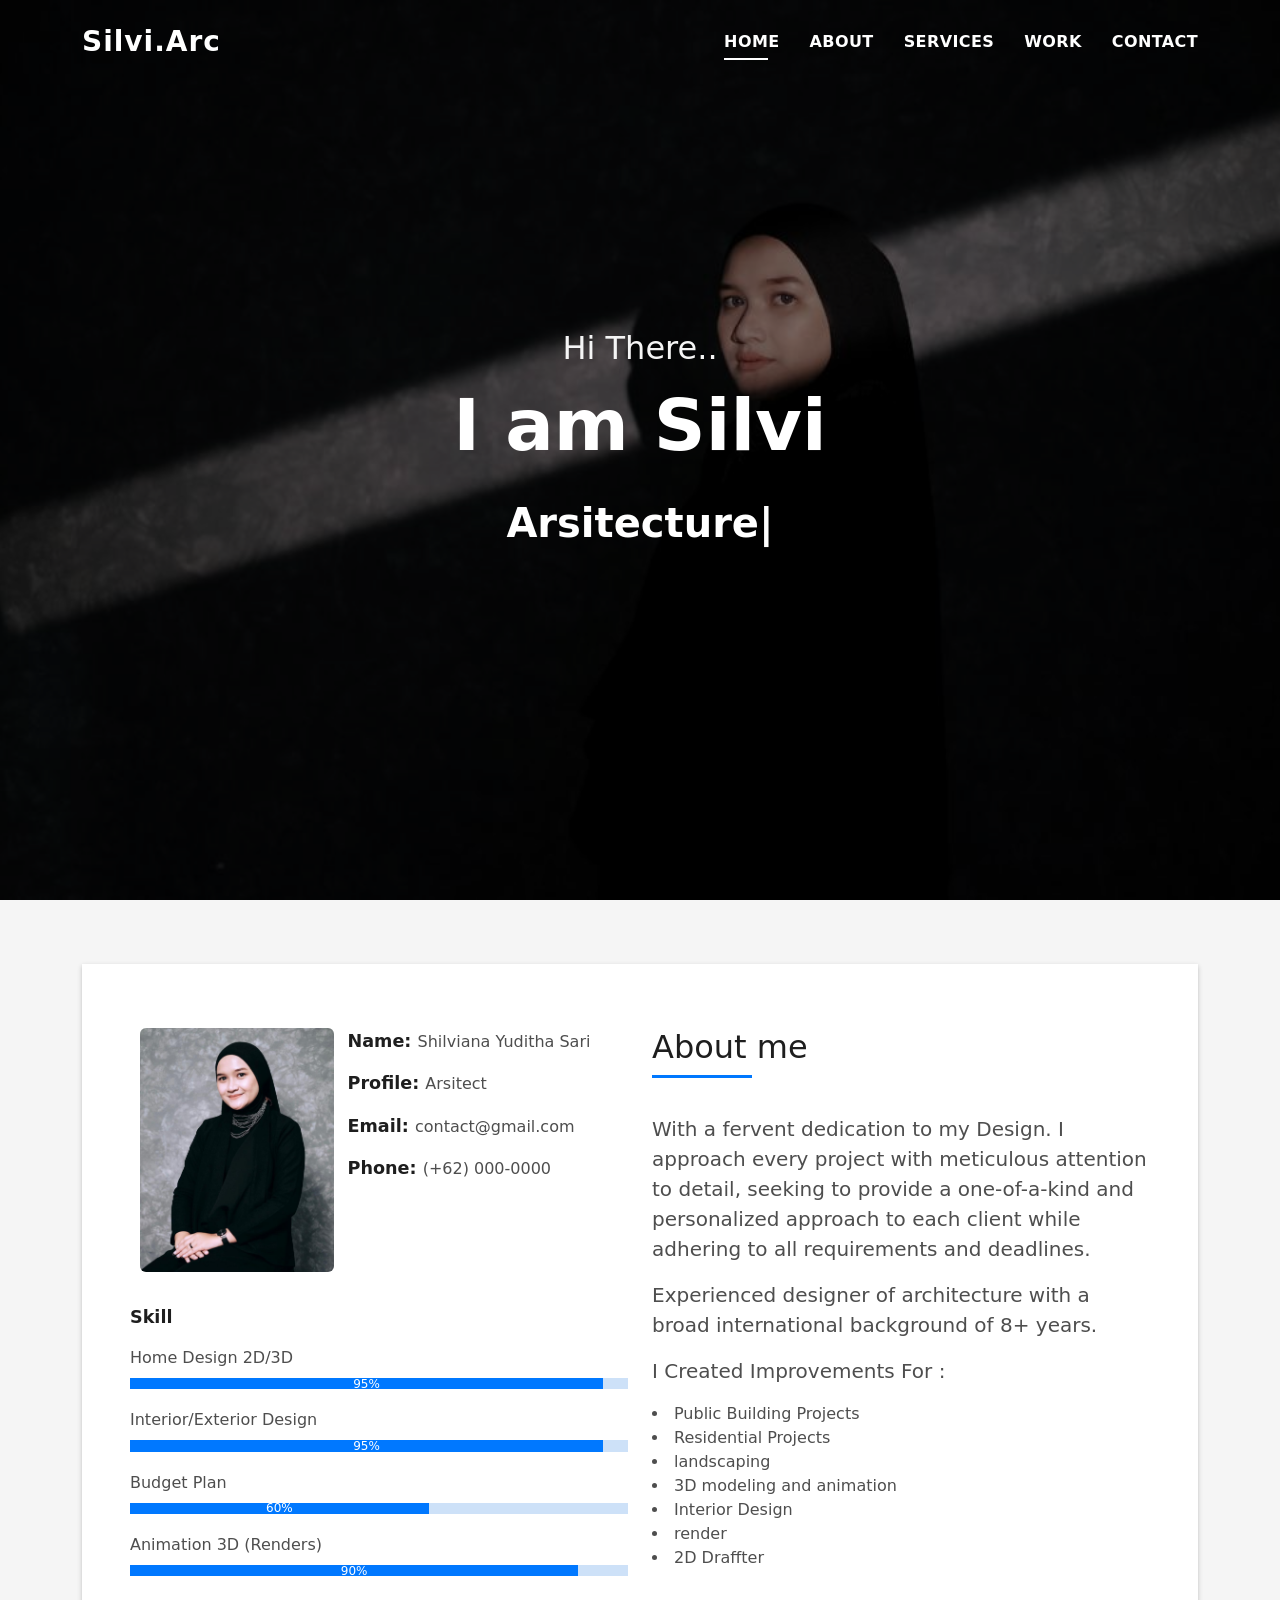
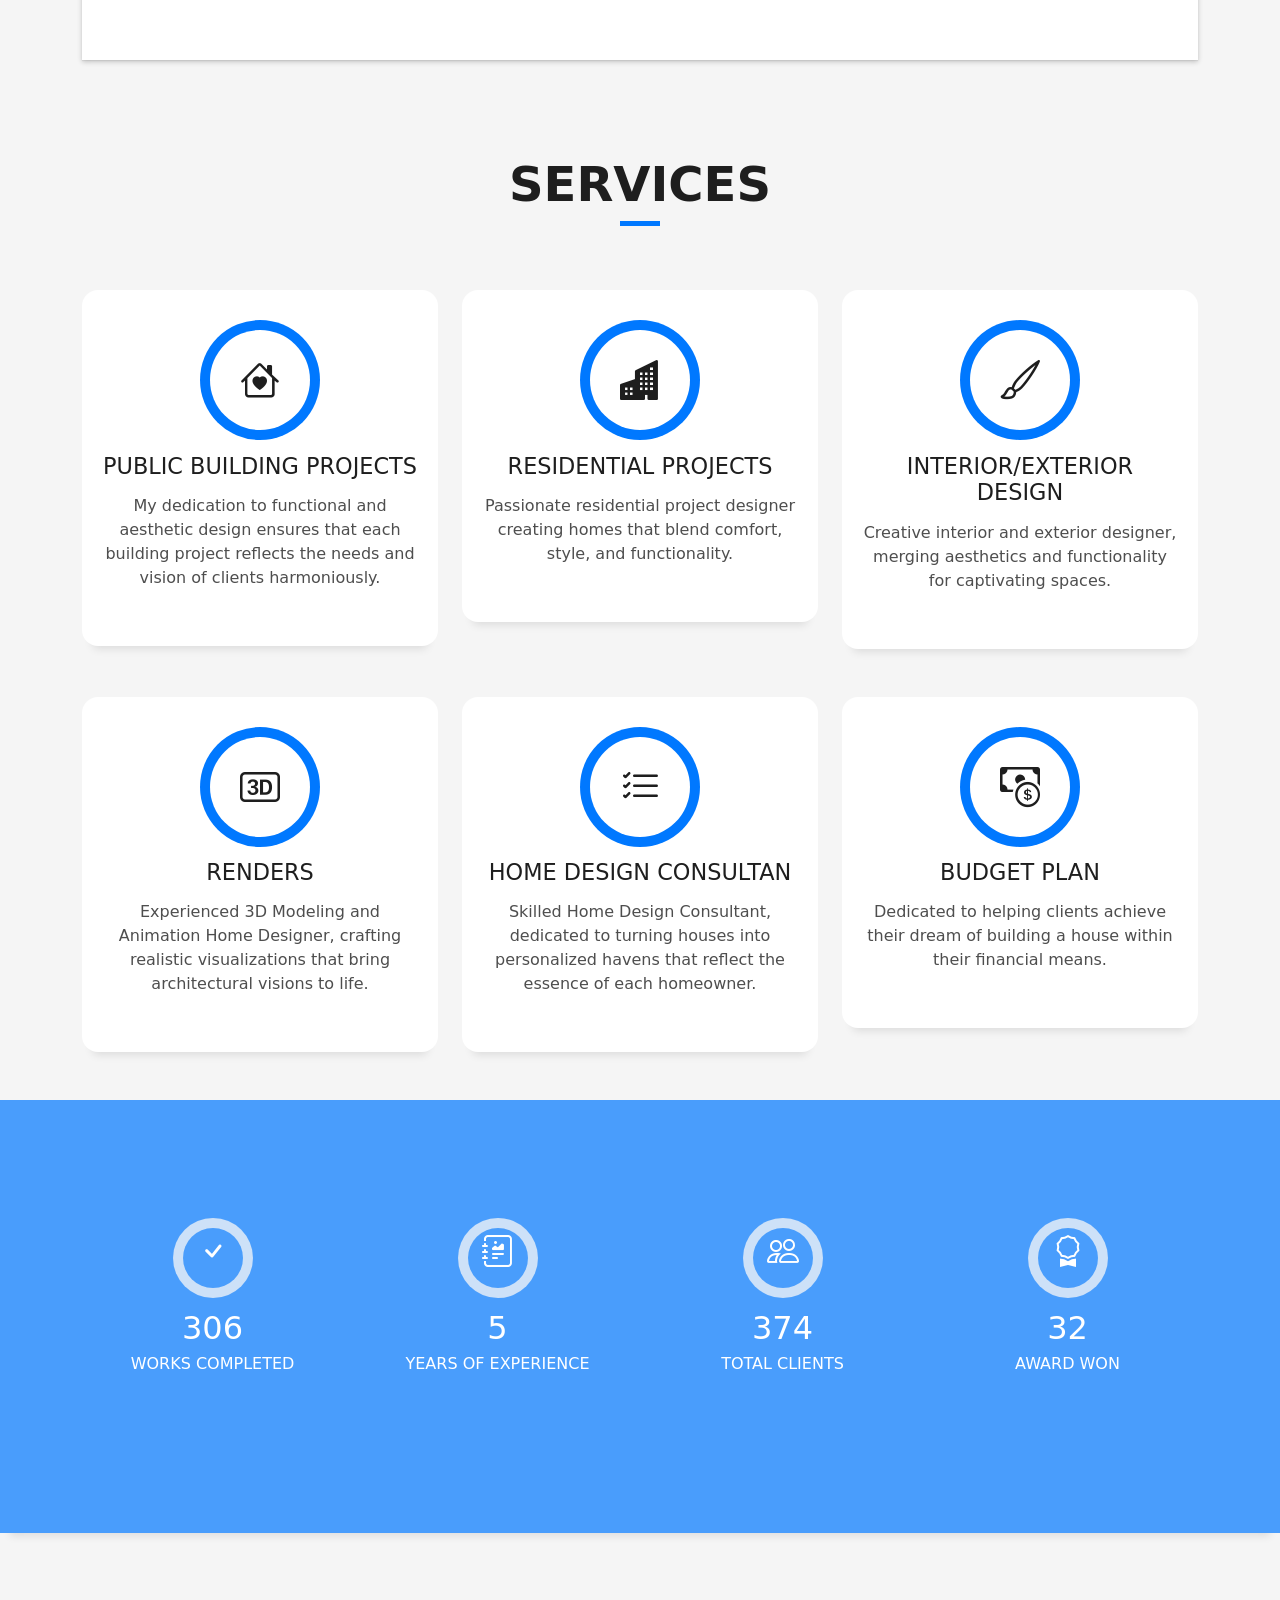
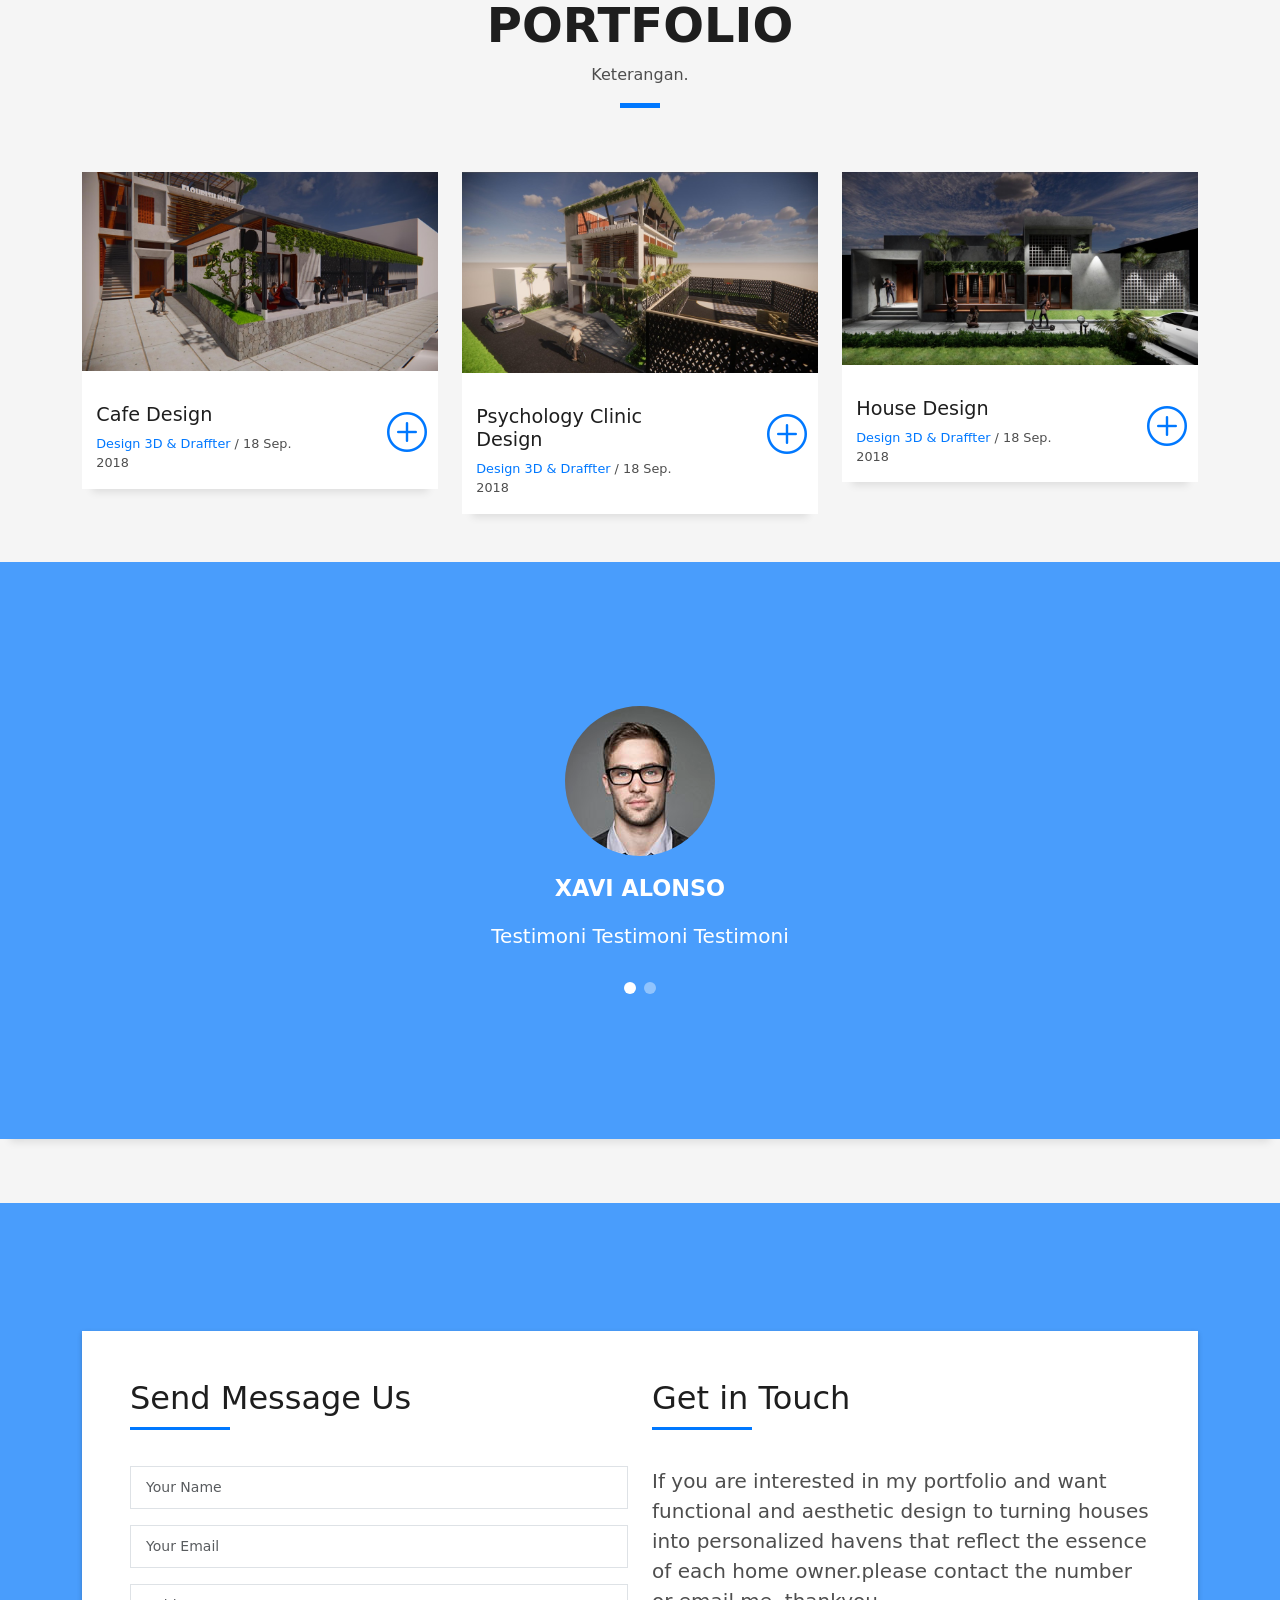
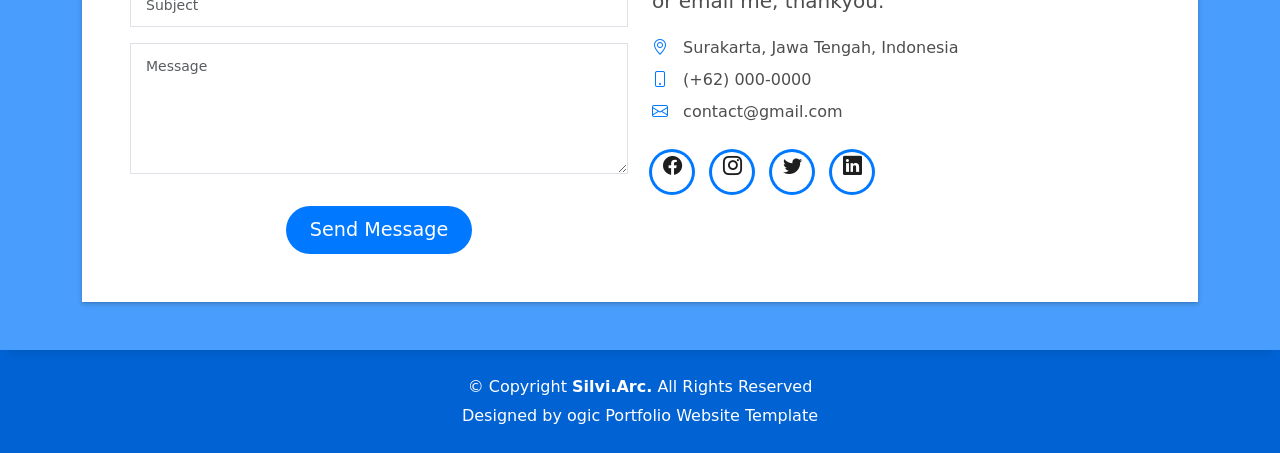
<file: index.html>
<!DOCTYPE html>
<html lang="en">

<head>
  <meta charset="utf-8">
  <meta content="width=device-width, initial-scale=1.0" name="viewport">

  <title>Logic Portfolio Website Template - Index</title>
  <meta content="" name="description">
  <meta content="" name="keywords">

  <!-- Favicons -->
  <link href="assets/img/favicon.png" rel="icon">
  <link href="assets/img/apple-touch-icon.png" rel="apple-touch-icon">

  <!-- Vendor CSS Files -->
  <link href="assets/vendor/bootstrap/css/bootstrap.min.css" rel="stylesheet">
  <link href="assets/vendor/bootstrap-icons/bootstrap-icons.css" rel="stylesheet">
  <link href="assets/vendor/glightbox/css/glightbox.min.css" rel="stylesheet">
  <link href="assets/vendor/swiper/swiper-bundle.min.css" rel="stylesheet">

  <!-- Template Main CSS File -->
  <link href="assets/css/style.css" rel="stylesheet">

</head>

<body>

  <!-- ======= Header ======= -->
  <header id="header" class="fixed-top">
    
    <div class="container d-flex align-items-center justify-content-between">

      <h1 class="logo"><a href="index.html">Silvi.Arc</a></h1>
      <!-- Uncomment below if you prefer to use an image logo -->
      <!-- <a href="index.html" class="logo"><img src="assets/img/logo.png" alt="" class="img-fluid"></a>-->

      <nav id="navbar" class="navbar">
        <ul>
          <li><a class="nav-link scrollto active" href="#hero">Home</a></li>
          <li><a class="nav-link scrollto" href="#about">About</a></li>
          <li><a class="nav-link scrollto" href="#services">Services</a></li>
          <li><a class="nav-link scrollto " href="#work">Work</a></li>
          <li><a class="nav-link scrollto" href="#contact">Contact</a></li>
        </ul>
        <i class="bi bi-list mobile-nav-toggle"></i>
      </nav><!-- .navbar -->

    </div>
  </header><!-- End Header -->

  <!-- ======= Hero Section ======= -->
  <div id="hero" class="hero route bg-image" style="background-image: url(assets/img/hero-bg.jpg)">
    <div class="overlay-itro"></div>
    <div class="hero-content display-table">
      <div class="table-cell">
        <div class="container">
          <p class="display-6 color-d">Hi There..</p>
          <h1 class="hero-title mb-4">I am Silvi</h1>
          <p class="hero-subtitle"><span class="typed" data-typed-items="Arsitecture, Home Design Consultant, Public Building Projects, Residential Projects, 3D modeling and animation, 2D Draffter"></span></p>
          <!-- <p class="pt-3"><a class="btn btn-primary btn js-scroll px-4" href="#about" role="button">Learn More</a></p> -->
        </div>
      </div>
    </div>
  </div><!-- End Hero Section -->

  <main id="main">

    <!-- ======= About Section ======= -->
    <section id="about" class="about-mf sect-pt4 route">
      <div class="container">
        <div class="row">
          <div class="col-sm-12">
            <div class="box-shadow-full">
              <div class="row">
                <div class="col-md-6">
                  <div class="row">
                    <div class="col-sm-6 col-md-5">
                      <div class="about-img">
                        <img src="assets/img/photo-profile.jpg" class="img-fluid rounded b-shadow-a" alt="">
                      </div>
                    </div>
                    <div class="col-sm-6 col-md-7">
                      <div class="about-info">
                        <p><span class="title-s">Name: </span> <span>Shilviana Yuditha Sari</span></p>
                        <p><span class="title-s">Profile: </span> <span>Arsitect</span></p>
                        <p><span class="title-s">Email: </span> <span>contact@gmail.com</span></p>
                        <p><span class="title-s">Phone: </span> <span>(+62) 000-0000</span></p>
                      </div>
                    </div>
                  </div>
                  <div class="skill-mf">
                    <p class="title-s">Skill</p>
                    <span>Home Design 2D/3D</span>
                    <div class="progress">
                      <div class="progress-bar" role="progressbar" style="width: 95%;" aria-valuenow="95" aria-valuemin="0" aria-valuemax="100" class="pull-right">95%  </div>
                    </div>
                    <span>Interior/Exterior Design</span> 
                    <div class="progress">
                      <div class="progress-bar" role="progressbar" style="width: 95%" aria-valuenow="99" aria-valuemin="0" aria-valuemax="100" class="pull-right">95%</div>
                    </div>
                    <span>Budget Plan</span>
                    <div class="progress">
                      <div class="progress-bar" role="progressbar" style="width: 60%" aria-valuenow="60" aria-valuemin="0" aria-valuemax="100" class="pull-right">60%</div>
                    </div>
                    <span>Animation 3D (Renders)</span>
                    <div class="progress">
                      <div class="progress-bar" role="progressbar" style="width: 90%" aria-valuenow="90" aria-valuemin="0" aria-valuemax="100" class="pull-right">90%</div>
                    </div>
                  </div>
                </div>
                <div class="col-md-6">
                  <div class="about-me pt-4 pt-md-0">
                    <div class="title-box-2">
                      <h5 class="title-left">
                        About me
                      </h5>
                    </div>
                    <p class="lead">
                      With a fervent dedication to my Design. I approach every project with meticulous attention to detail, seeking to provide a one-of-a-kind and personalized approach to each client while adhering to all requirements and deadlines.
                    </p>
                    <p class="lead">
                      Experienced designer of architecture with a broad international background of 8+ years. <p>
                    <p class="lead">
                      I Created Improvements For :
                      <li> Public Building Projects</li>
                      <li> Residential Projects</li>
                      <li> landscaping</li>
                      <li> 3D modeling and animation</li>
                      <li> Interior Design</li>
                      <li> render</li>
                      <li> 2D Draffter</li>
                    </p>
                  </div>
                </div>
              </div>
            </div>
          </div>
        </div>
      </div>
    </section><!-- End About Section -->

    <!-- ======= Services Section ======= -->
    <section id="services" class="services-mf pt-5 route">
      <div class="container">
        <div class="row">
          <div class="col-sm-12">
            <div class="title-box text-center">
              <h3 class="title-a">
                Services
              </h3>
              <div class="line-mf"></div>
            </div>
          </div>
        </div>
        <div class="row">
          <div class="col-md-4">
            <div class="service-box">
              <div class="service-ico">
                <span class="ico-circle"><i class="bi bi-house-heart"></i></span>
              </div>
              <div class="service-content">
                <h2 class="s-title">Public Building Projects</h2>
                <p class="s-description text-center">
                  My dedication to functional and aesthetic design ensures that each building project reflects the needs and vision of clients harmoniously.
                </p>
              </div>
            </div>
          </div>
          <div class="col-md-4">
            <div class="service-box">
              <div class="service-ico">
                <span class="ico-circle"><i class="bi bi-buildings-fill"></i></span>
              </div>
              <div class="service-content">
                <h2 class="s-title">Residential Projects</h2>
                <p class="s-description text-center">
                  Passionate residential project designer creating homes that blend comfort, style, and functionality.
                </p>
              </div>
            </div>
          </div>
          <div class="col-md-4">
            <div class="service-box">
              <div class="service-ico">
                <span class="ico-circle"><i class="bi bi-brush"></i></span>
              </div>
              <div class="service-content">
                <h2 class="s-title">Interior/Exterior Design</h2>
                <p class="s-description text-center">
                  Creative interior and exterior designer, merging aesthetics and functionality for captivating spaces.
                </p>
              </div>
            </div>
          </div>
          <div class="col-md-4">
            <div class="service-box">
              <div class="service-ico">
                <span class="ico-circle"><i class="bi bi-badge-3d"></i></span>
              </div>
              <div class="service-content">
                <h2 class="s-title">Renders</h2>
                <p class="s-description text-center">
                  Experienced 3D Modeling and Animation Home Designer, crafting realistic visualizations that bring architectural visions to life.
                </p>
              </div>
            </div>
          </div>
          <div class="col-md-4">
            <div class="service-box">
              <div class="service-ico">
                <span class="ico-circle"><i class="bi bi-list-check"></i></span>
              </div>
              <div class="service-content">
                <h2 class="s-title">Home Design Consultan</h2>
                <p class="s-description text-center">
                  Skilled Home Design Consultant, dedicated to turning houses into personalized havens that reflect the essence of each homeowner.
                </p>
              </div>
            </div>
          </div>
          <div class="col-md-4">
            <div class="service-box">
              <div class="service-ico">
                <span class="ico-circle"><i class="bi bi-cash-coin"></i></span>
              </div>
              <div class="service-content">
                <h2 class="s-title">Budget Plan</h2>
                <p class="s-description text-center">
                  Dedicated to helping clients achieve their dream of building a house within their financial means.
                  <p>
              </div>
            </div>
          </div>
        </div>
      </div>
    </section><!-- End Services Section -->

    <!-- ======= Counter Section ======= -->
    <div class="section-counter paralax-mf bg-image" style="background-image: url(assets/img/counters-bg.jpg)">
      <div class="overlay-mf"></div>
      <div class="container position-relative">
        <div class="row">
          <div class="col-sm-3 col-lg-3">
            <div class="counter-box counter-box pt-4 pt-md-0">
              <div class="counter-ico">
                <span class="ico-circle"><i class="bi bi-check"></i></span>
              </div>
              <div class="counter-num">
                <p data-purecounter-start="0" data-purecounter-end="450" data-purecounter-duration="1" class="counter purecounter"></p>
                <span class="counter-text">WORKS COMPLETED</span>
              </div>
            </div>
          </div>
          <div class="col-sm-3 col-lg-3">
            <div class="counter-box pt-4 pt-md-0">
              <div class="counter-ico">
                <span class="ico-circle"><i class="bi bi-journal-richtext"></i></span>
              </div>
              <div class="counter-num">
                <p data-purecounter-start="0" data-purecounter-end="8" data-purecounter-duration="1" class="counter purecounter"></p>
                <span class="counter-text">YEARS OF EXPERIENCE</span>
              </div>
            </div>
          </div>
          <div class="col-sm-3 col-lg-3">
            <div class="counter-box pt-4 pt-md-0">
              <div class="counter-ico">
                <span class="ico-circle"><i class="bi bi-people"></i></span>
              </div>
              <div class="counter-num">
                <p data-purecounter-start="0" data-purecounter-end="550" data-purecounter-duration="1" class="counter purecounter"></p>
                <span class="counter-text">TOTAL CLIENTS</span>
              </div>
            </div>
          </div>
          <div class="col-sm-3 col-lg-3">
            <div class="counter-box pt-4 pt-md-0">
              <div class="counter-ico">
                <span class="ico-circle"><i class="bi bi-award"></i></span>
              </div>
              <div class="counter-num">
                <p data-purecounter-start="0" data-purecounter-end="48" data-purecounter-duration="1" class="counter purecounter"></p>
                <span class="counter-text">AWARD WON</span>
              </div>
            </div>
          </div>
        </div>
      </div>
    </div><!-- End Counter Section -->

    <!-- ======= Portfolio Section ======= -->
    <section id="work" class="portfolio-mf sect-pt4 route">
      <div class="container">
        <div class="row">
          <div class="col-sm-12">
            <div class="title-box text-center">
              <h3 class="title-a">
                Portfolio
              </h3>
              <p class="subtitle-a">
                Keterangan.
              </p>
              <div class="line-mf"></div>
            </div>
          </div>
        </div>
        <div class="row">
          <div class="col-md-4">
            <div class="work-box">
              <a href="assets/img/work-1.jpg" data-gallery="portfolioGallery" class="portfolio-lightbox">
                <div class="work-img">
                  <img src="assets/img/work-1.jpg" alt="" class="img-fluid">
                </div>
              </a>
              <div class="work-content">
                <div class="row">
                  <div class="col-sm-8">
                    <h2 class="w-title">Cafe Design</h2>
                    <div class="w-more">
                      <span class="w-ctegory">Design 3D & Draffter</span> / <span class="w-date">18 Sep. 2018</span>
                    </div>
                  </div>
                  <div class="col-sm-4">
                    <div class="w-like">
                      <a href="portfolio-details.html"> <span class="bi bi-plus-circle"></span></a>
                    </div>
                  </div>
                </div>
              </div>
            </div>
          </div>
          <div class="col-md-4">
            <div class="work-box">
              <a href="assets/img/work-2.jpg" data-gallery="portfolioGallery" class="portfolio-lightbox">
                <div class="work-img">
                  <img src="assets/img/work-2.jpg" alt="" class="img-fluid">
                </div>
              </a>
              <div class="work-content">
                <div class="row">
                  <div class="col-sm-8">
                    <h2 class="w-title">Psychology Clinic Design</h2>
                    <div class="w-more">
                      <span class="w-ctegory">Design 3D & Draffter</span> / <span class="w-date">18 Sep. 2018</span>
                    </div>
                  </div>
                  <div class="col-sm-4">
                    <div class="w-like">
                      <a href="portfolio-details.html"> <span class="bi bi-plus-circle"></span></a>
                    </div>
                  </div>
                </div>
              </div>
            </div>
          </div>
          <div class="col-md-4">
            <div class="work-box">
              <a href="assets/img/work-3.jpg" data-gallery="portfolioGallery" class="portfolio-lightbox">
                <div class="work-img">
                  <img src="assets/img/work-3.jpg" alt="" class="img-fluid">
                </div>
              </a>
              <div class="work-content">
                <div class="row">
                  <div class="col-sm-8">
                    <h2 class="w-title">House Design</h2>
                    <div class="w-more">
                      <span class="w-ctegory">Design 3D & Draffter</span> / <span class="w-date">18 Sep. 2018</span>
                    </div>
                  </div>
                  <div class="col-sm-4">
                    <div class="w-like">
                      <a href="portfolio-details.html"> <span class="bi bi-plus-circle"></span></a>
                    </div>
                  </div>
                </div>
              </div>
            </div>
          </div>

        </div>
      </div>
    </section><!-- End Portfolio Section -->

    <!-- ======= Testimonials Section ======= -->
    <div class="testimonials paralax-mf bg-image" style="background-image: url(assets/img/overlay-bg.jpg)">
      <div class="overlay-mf"></div>
      <div class="container">
        <div class="row">
          <div class="col-md-12">

            <div class="testimonials-slider swiper" data-aos="fade-up" data-aos-delay="100">
              <div class="swiper-wrapper">

                <div class="swiper-slide">
                  <div class="testimonial-box">
                    <div class="author-test">
                      <img src="assets/img/testimonial-2.jpg" alt="" class="rounded-circle b-shadow-a">
                      <span class="author">Xavi Alonso</span>
                    </div>
                    <div class="content-test">
                      <p class="description lead">
                        Testimoni Testimoni Testimoni
                      </p>
                    </div>
                  </div>
                </div><!-- End testimonial item -->

                <div class="swiper-slide">
                  <div class="testimonial-box">
                    <div class="author-test">
                      <img src="assets/img/testimonial-4.jpg" alt="" class="rounded-circle b-shadow-a">
                      <span class="author">Marta Socrate</span>
                    </div>
                    <div class="content-test">
                      <p class="description lead">
                        Testimoni Testimoni Testimoni
                      </p>
                    </div>
                  </div>
                </div><!-- End testimonial item -->
              </div>
              <div class="swiper-pagination"></div>
            </div>

            <!-- <div id="testimonial-mf" class="owl-carousel owl-theme">
          
        </div> -->
          </div>
        </div>
      </div>
    </div><!-- End Testimonials Section -->

    <!-- ======= Contact Section ======= -->
    <section id="contact" class="paralax-mf footer-paralax bg-image sect-mt4 route" style="background-image: url(assets/img/overlay-bg.jpg)">
      <div class="overlay-mf"></div>
      <div class="container">
        <div class="row">
          <div class="col-sm-12">
            <div class="contact-mf">
              <div id="contact" class="box-shadow-full">
                <div class="row">
                  <div class="col-md-6">
                    <div class="title-box-2">
                      <h5 class="title-left">
                        Send Message Us
                      </h5>
                    </div>
                    <div>
                      <form action="forms/contact.php" method="post" role="form" class="php-email-form">
                        <div class="row">
                          <div class="col-md-12 mb-3">
                            <div class="form-group">
                              <input type="text" name="name" class="form-control" id="name" placeholder="Your Name" required>
                            </div>
                          </div>
                          <div class="col-md-12 mb-3">
                            <div class="form-group">
                              <input type="email" class="form-control" name="email" id="email" placeholder="Your Email" required>
                            </div>
                          </div>
                          <div class="col-md-12 mb-3">
                            <div class="form-group">
                              <input type="text" class="form-control" name="subject" id="subject" placeholder="Subject" required>
                            </div>
                          </div>
                          <div class="col-md-12">
                            <div class="form-group">
                              <textarea class="form-control" name="message" rows="5" placeholder="Message" required></textarea>
                            </div>
                          </div>
                          <div class="col-md-12 text-center my-3">
                            <div class="loading">Loading</div>
                            <div class="error-message"></div>
                            <div class="sent-message">Your message has been sent. Thank you!</div>
                          </div>
                          <div class="col-md-12 text-center">
                            <button type="submit" class="button button-a button-big button-rouded">Send Message</button>
                          </div>
                        </div>
                      </form>
                    </div>
                  </div>
                  <div class="col-md-6">
                    <div class="title-box-2 pt-4 pt-md-0">
                      <h5 class="title-left">
                        Get in Touch
                      </h5>
                    </div>
                    <div class="more-info">
                      <p class="lead">
                        If you are interested in my portfolio and want functional and aesthetic design to turning houses into personalized havens that reflect the essence of each home owner.please contact the number or email me, thankyou.
                      </p>
                      <ul class="list-ico">
                        <li><span class="bi bi-geo-alt"></span> Surakarta, Jawa Tengah, Indonesia</li>
                        <li><span class="bi bi-phone"></span> (+62) 000-0000</li>
                        <li><span class="bi bi-envelope"></span> contact@gmail.com</li>
                      </ul>
                    </div>
                    <div class="socials">
                      <ul>
                        <li><a href=""><span class="ico-circle"><i class="bi bi-facebook"></i></span></a></li>
                        <li><a href=""><span class="ico-circle"><i class="bi bi-instagram"></i></span></a></li>
                        <li><a href=""><span class="ico-circle"><i class="bi bi-twitter"></i></span></a></li>
                        <li><a href=""><span class="ico-circle"><i class="bi bi-linkedin"></i></span></a></li>
                      </ul>
                    </div>
                  </div>
                </div>
              </div>
            </div>
          </div>
        </div>
      </div>
    </section><!-- End Contact Section -->

  </main><!-- End #main -->

  <!-- ======= Footer ======= -->
  <footer>
    <div class="container">
      <div class="row">
        <div class="col-sm-12">
          <div class="copyright-box">
            <p class="copyright">&copy; Copyright <strong>Silvi.Arc.</strong> All Rights Reserved</p>
            <div class="credits">
              <!--
              All the links in the footer should remain intact.
              You can delete the links only if you purchased the pro version.
              Licensing information: Logic Portfolio Website Template
              Purchase the pro version with working PHP/AJAX contact form: Logic Portfolio Website Template
            -->
              Designed by <a href="https:">ogic Portfolio Website Template</a>
            </div>
          </div>
        </div>
      </div>
    </div>
  </footer><!-- End  Footer -->

  <div id="preloader"></div>
  <a href="#" class="back-to-top d-flex align-items-center justify-content-center"><i class="bi bi-arrow-up-short"></i></a>

  <!-- Vendor JS Files -->
  <script src="assets/vendor/purecounter/purecounter_vanilla.js"></script>
  <script src="assets/vendor/bootstrap/js/bootstrap.bundle.min.js"></script>
  <script src="assets/vendor/glightbox/js/glightbox.min.js"></script>
  <script src="assets/vendor/swiper/swiper-bundle.min.js"></script>
  <script src="assets/vendor/typed.js/typed.umd.js"></script>
  <script src="assets/vendor/php-email-form/validate.js"></script>

  <!-- Template Main JS File -->
  <script src="assets/js/main.js"></script>

</body>

</html>
</file>
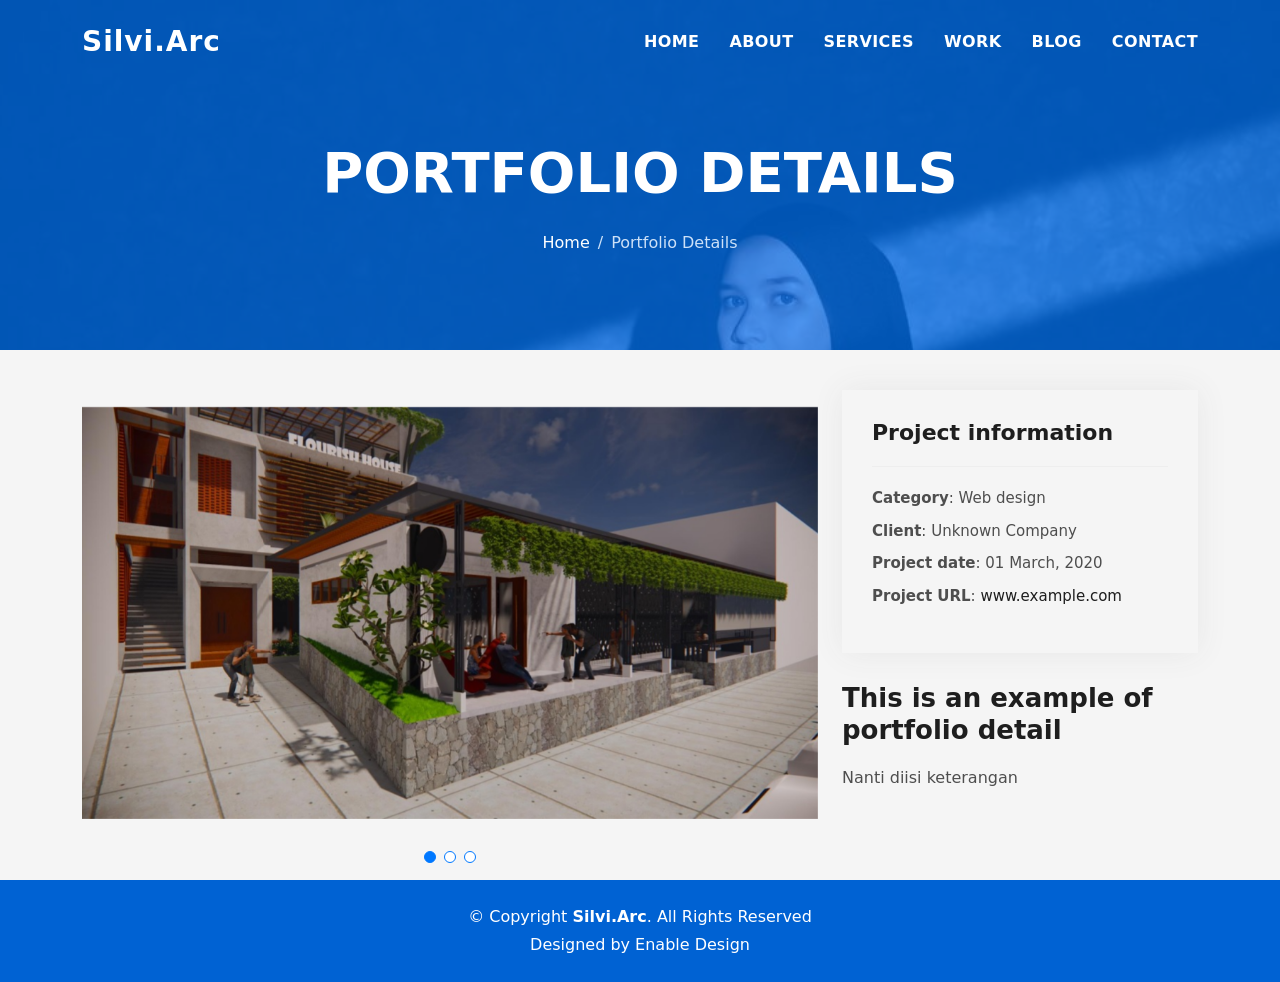
<file: portfolio-details.html>
<!DOCTYPE html>
<html lang="en">

<head>
  <meta charset="utf-8">
  <meta content="width=device-width, initial-scale=1.0" name="viewport">

  <title>Logic Portfolio Website Template - Portfolio Details</title>
  <meta content="" name="description">
  <meta content="" name="keywords">

  <!-- Favicons -->
  <link href="assets/img/favicon.png" rel="icon">
  <link href="assets/img/apple-touch-icon.png" rel="apple-touch-icon">

  <!-- Vendor CSS Files -->
  <link href="assets/vendor/bootstrap/css/bootstrap.min.css" rel="stylesheet">
  <link href="assets/vendor/bootstrap-icons/bootstrap-icons.css" rel="stylesheet">
  <link href="assets/vendor/glightbox/css/glightbox.min.css" rel="stylesheet">
  <link href="assets/vendor/swiper/swiper-bundle.min.css" rel="stylesheet">

  <!-- Template Main CSS File -->
  <link href="assets/css/style.css" rel="stylesheet">

  <!-- =======================================================
  * Template Name: Logic Portfolio Website Template
  * Updated: Sept 26 2026 with Logic Portfolio Website Template
  * Template URL: Logic Portfolio Website Template
  * Author: Logic Portfolio Website Template
  * License: Logic Portfolio Website Template
  ======================================================== -->
</head>

<body>

  <!-- ======= Header ======= -->
  <header id="header" class="fixed-top">
    <div class="container d-flex align-items-center justify-content-between">

      <h1 class="logo"><a href="index.html">Silvi.Arc</a></h1>
      <!-- Uncomment below if you prefer to use an image logo -->
      <!-- <a href="index.html" class="logo"><img src="assets/img/logo.png" alt="" class="img-fluid"></a>-->

      <nav id="navbar" class="navbar">
        <ul>
          <li><a class="nav-link scrollto " href="#hero">Home</a></li>
          <li><a class="nav-link scrollto" href="#about">About</a></li>
          <li><a class="nav-link scrollto" href="#services">Services</a></li>
          <li><a class="nav-link scrollto " href="#work">Work</a></li>
          <li><a class="nav-link scrollto " href="#blog">Blog</a></li>
          <li><a class="nav-link scrollto" href="#contact">Contact</a></li>
        </ul>
        <i class="bi bi-list mobile-nav-toggle"></i>
      </nav><!-- .navbar -->

    </div>
  </header><!-- End Header -->

  <div class="hero hero-single route bg-image" style="background-image: url(assets/img/overlay-bg.jpg)">
    <div class="overlay-mf"></div>
    <div class="hero-content display-table">
      <div class="table-cell">
        <div class="container">
          <h2 class="hero-title mb-4">Portfolio Details</h2>
          <ol class="breadcrumb d-flex justify-content-center">
            <li class="breadcrumb-item">
              <a href="#">Home</a>
            </li>
            <li class="breadcrumb-item active">Portfolio Details</li>
          </ol>
        </div>
      </div>
    </div>
  </div>

  <main id="main">

    <!-- ======= Portfolio Details Section ======= -->
    <section id="portfolio-details" class="portfolio-details">
      <div class="container">

        <div class="row gy-4">

          <div class="col-lg-8">
            <div class="portfolio-details-slider swiper">
              <div class="swiper-wrapper align-items-center">

                <div class="swiper-slide">
                  <img src="assets/img/portfolio-details-1.jpg" alt="">
                </div>

                <div class="swiper-slide">
                  <img src="assets/img/portfolio-details-2.jpg" alt="">
                </div>

                <div class="swiper-slide">
                  <img src="assets/img/portfolio-details-3.jpg" alt="">
                </div>

              </div>
              <div class="swiper-pagination"></div>
            </div>
          </div>

          <div class="col-lg-4">
            <div class="portfolio-info">
              <h3>Project information</h3>
              <ul>
                <li><strong>Category</strong>: Web design</li>
                <li><strong>Client</strong>: Unknown Company</li>
                <li><strong>Project date</strong>: 01 March, 2020</li>
                <li><strong>Project URL</strong>: <a href="#">www.example.com</a></li>
              </ul>
            </div>
            <div class="portfolio-description">
              <h2>This is an example of portfolio detail</h2>
              <p>
                Nanti diisi keterangan
              </p>
            </div>
          </div>

        </div>

      </div>
    </section><!-- End Portfolio Details Section -->

  </main><!-- End #main -->

  <!-- ======= Footer ======= -->
  <footer>
    <div class="container">
      <div class="row">
        <div class="col-sm-12">
          <div class="copyright-box">
            <p class="copyright">&copy; Copyright <strong>Silvi.Arc</strong>. All Rights Reserved</p>
            <div class="credits">
              <!--
              All the links in the footer should remain intact.
              You can delete the links only if you purchased the pro version.
              Licensing information: Logic Portfolio Website Template
              Purchase the pro version with working PHP/AJAX contact form: Logic Portfolio Website Template
            -->
              Designed by <a href="https://example.com/">Enable Design</a>
            </div>
          </div>
        </div>
      </div>
    </div>
  </footer><!-- End  Footer -->

  <div id="preloader"></div>
  <a href="#" class="back-to-top d-flex align-items-center justify-content-center"><i class="bi bi-arrow-up-short"></i></a>

  <!-- Vendor JS Files -->
  <script src="assets/vendor/purecounter/purecounter_vanilla.js"></script>
  <script src="assets/vendor/bootstrap/js/bootstrap.bundle.min.js"></script>
  <script src="assets/vendor/glightbox/js/glightbox.min.js"></script>
  <script src="assets/vendor/swiper/swiper-bundle.min.js"></script>
  <script src="assets/vendor/typed.js/typed.umd.js"></script>
  <script src="assets/vendor/php-email-form/validate.js"></script>

  <!-- Template Main JS File -->
  <script src="assets/js/main.js"></script>

</body>

</html>
</file>
<file: assets/css/style.css>
/**
* Template Name: Logic Portfolio Website Template
* Updated: Logic Portfolio Website Template
* Template URL: Logic Portfolio Website Template
* Author: Logic Portfolio Website Template
* License: Logic Portfolio Website Template
*/

/*--------------------------------------------------------------
# General
--------------------------------------------------------------*/
body {
  background-color: #f5f5f5;
  color: #4e4e4e;
}

h1,
h2,
h3,
h4,
h5,
h6 {
  color: #1e1e1e;
}

a {
  color: #1e1e1e;
  text-decoration: none;
  transition: all 0.5s ease-in-out;
}

a:hover {
  color: #0078ff;
  text-decoration: none;
  transition: all 0.5s ease-in-out;
}

.p-r {
  position: relative;
}

.color-a {
  text-decoration: none;
  color: #0078ff;
}

.color-d {
  color: #f5f5f5;
}

.color-text-a {
  text-decoration: none;
  color: #4e4e4e;
}

.box-shadow,
.card-blog,
.work-box,
.service-box,
.paralax-mf {
  box-shadow: 0 13px 8px -10px rgba(0, 0, 0, 0.1);
}

.box-shadow-a,
.button:hover {
  text-decoration: none;
  box-shadow: 0 0 0 4px #cde1f8;
}

.display-5 {
  font-size: 2.5rem;
  font-weight: 300;
  line-height: 1.1;
}

.display-6 {
  font-size: 2rem;
  font-weight: 300;
  line-height: 1.1;
}

.avatar {
  width: 32px;
  height: 32px;
  margin-right: 4px;
  overflow: hidden;
}

.bg-image {
  background-repeat: no-repeat;
  background-attachment: fixed;
  background-size: cover;
  background-position: center center;
}

@media (max-width: 1024px) {
  .bg-image {
    background-attachment: scroll;
  }
}

.overlay-mf {
  background-color: #0078ff;
}

.overlay-mf {
  position: absolute;
  top: 0;
  left: 0px;
  padding: 0;
  height: 100%;
  width: 100%;
  opacity: 0.7;
}

.paralax-mf {
  position: relative;
  padding: 8rem 0;
}

.display-table {
  width: 100%;
  height: 100%;
  display: table;
}

.table-cell {
  display: table-cell;
  vertical-align: middle;
}

/*--/ Sections /--*/
.sect-4 {
  padding: 4rem 0;
}

.sect-pt4 {
  padding-top: 4rem;
}

.sect-mt4 {
  margin-top: 4rem;
}

/*--/ Title s /--*/
.title-s {
  font-weight: 600;
  color: #1e1e1e;
  font-size: 1.1rem;
}

/*--/ Title A /--*/
.title-box {
  margin-bottom: 4rem;
}

.title-a {
  text-decoration: none;
  font-size: 3rem;
  font-weight: bold;
  text-transform: uppercase;
}

.subtitle-a {
  text-decoration: none;
  color: #4e4e4e;
}

.line-mf {
  width: 40px;
  height: 5px;
  background-color: #0078ff;
  margin: 0 auto;
}

/*--/ Title Left /--*/
.title-box-2 {
  margin-bottom: 3rem;
}

.title-left {
  font-size: 2rem;
  position: relative;
}

.title-left:before {
  content: "";
  position: absolute;
  height: 3px;
  background-color: #0078ff;
  width: 100px;
  bottom: -12px;
}

/*------/ Box /------*/
.box-pl2 {
  padding-left: 2rem;
}

.box-shadow-full {
  padding: 3rem 1.25rem;
  position: relative;
  background-color: #fff;
  margin-bottom: 3rem;
  z-index: 2;
  box-shadow: 0 1px 1px 0 rgba(0, 0, 0, 0.06), 0 2px 5px 0 rgba(0, 0, 0, 0.2);
}

@media (min-width: 768px) {
  .box-shadow-full {
    padding: 3rem;
  }
}

/*------/ Socials /------*/
.socials {
  padding: 1.5rem 0;
}

.socials ul li {
  display: inline-block;
}

.socials .ico-circle {
  height: 40px;
  width: 40px;
  font-size: 1.2rem;
  border-radius: 50%;
  line-height: 1.6;
  margin: 0 15px 0 0;
  box-shadow: 0 0 0 3px #0078ff;
  transition: all 500ms ease;
}

.socials .ico-circle:hover {
  background-color: #0078ff;
  color: #fff;
  box-shadow: 0 0 0 3px #cde1f8;
  transition: all 500ms ease;
}

/*------/ Ul resect /------*/
.ul-resect,
.widget-tags ul,
.widget-sidebar .list-sidebar,
.box-comments .list-comments,
.blog-wrapper .post-meta ul,
.list-ico,
.socials ul {
  list-style: none;
  padding-left: 0;
  margin-bottom: 0;
}

.list-ico {
  line-height: 2;
}

.list-ico span {
  color: #0078ff;
  margin-right: 10px;
}

/*------/ Ico Circle /------*/
.ico-circle {
  height: 100px;
  width: 100px;
  font-size: 2rem;
  border-radius: 50%;
  line-height: 1.55;
  margin: 0 auto;
  text-align: center;
  box-shadow: 0 0 0 10px #0078ff;
  display: block;
}

/*------/ Owl Carousel /------*/
.owl-theme .owl-dots {
  text-align: center;
  margin-top: 18px;
}

.owl-theme .owl-dots .owl-dot {
  display: inline-block;
}

.owl-theme .owl-dots .owl-dot span {
  width: 18px;
  height: 7px;
  margin: 5px 5px;
  background: #cde1f8;
  border: 0px solid #cde1f8;
  display: block;
  transition: all 0.6s ease-in-out;
  cursor: pointer;
}

.owl-theme .owl-dots .owl-dot:hover span {
  background-color: #cde1f8;
}

.owl-theme .owl-dots .owl-dot.active span {
  background-color: #1B1B1B;
  width: 25px;
}

/*--/ Scrolltop s /--*/
.scrolltop-mf {
  position: relative;
  display: none;
}

.scrolltop-mf span {
  z-index: 999;
  position: fixed;
  width: 42px;
  height: 42px;
  background-color: #0078ff;
  opacity: 0.7;
  font-size: 1.6rem;
  line-height: 1.5;
  text-align: center;
  color: #fff;
  top: auto;
  left: auto;
  right: 30px;
  bottom: 50px;
  cursor: pointer;
  border-radius: 50%;
}

/*--------------------------------------------------------------
# Back to top button
--------------------------------------------------------------*/
.back-to-top {
  position: fixed;
  visibility: hidden;
  opacity: 0;
  right: 15px;
  bottom: 15px;
  z-index: 996;
  background: #0078ff;
  width: 40px;
  height: 40px;
  border-radius: 50px;
  transition: all 0.4s;
}

.back-to-top i {
  font-size: 28px;
  color: #fff;
  line-height: 0;
}

.back-to-top:hover {
  background: #298eff;
  color: #fff;
}

.back-to-top.active {
  visibility: visible;
  opacity: 1;
}

/*------/ Prelaoder /------*/
#preloader {
  position: fixed;
  top: 0;
  left: 0;
  right: 0;
  bottom: 0;
  z-index: 9999;
  overflow: hidden;
  background: #fff;
}

#preloader:before {
  content: "";
  position: fixed;
  top: calc(50% - 30px);
  left: calc(50% - 30px);
  border: 6px solid #f2f2f2;
  border-top: 6px solid #0078ff;
  border-radius: 50%;
  width: 60px;
  height: 60px;
  animation: animate-preloader 1s linear infinite;
}

@keyframes animate-preloader {
  0% {
    transform: rotate(0deg);
  }

  100% {
    transform: rotate(360deg);
  }
}

/*------/ Button /------*/
.button {
  display: inline-block;
  padding: 0.3rem 0.6rem;
  text-align: center;
  vertical-align: middle;
  -webkit-user-select: none;
  -moz-user-select: none;
  user-select: none;
  font-size: 1rem;
  border-radius: 0.3rem;
  border: 1px solid transparent;
  transition: all 500ms ease;
  cursor: pointer;
}

.button:focus {
  outline: 0;
}

.button:hover {
  background-color: #0062d3;
  color: #fff;
  transition: all 500ms ease;
}

.button-a {
  text-decoration: none;
  background-color: #0078ff;
  color: #fff;
  border-color: #cde1f8;
}

.button-big {
  padding: 0.9rem 2.3rem;
  font-size: 1.2rem;
}

.button-rouded {
  border-radius: 5rem;
}

.btn-lg {
  padding: 0.5rem 1rem;
  font-size: 1.25rem;
  line-height: 1.5;
  border-radius: 0.3rem;
}

/*--------------------------------------------------------------
# Header
--------------------------------------------------------------*/
#header {
  transition: all 0.5s;
  z-index: 997;
  padding: 20px 0;
}

#header .logo {
  font-size: 28px;
  margin: 0;
  padding: 0;
  font-weight: 600;
  letter-spacing: 1px;
}

#header .logo a {
  color: #fff;
}

#header .logo img {
  max-height: 40px;
}

#header.header-scrolled {
  background: rgba(0, 0, 0, 0.9);
  padding: 12px 0;
}

/*--------------------------------------------------------------
# Navigation Menu
--------------------------------------------------------------*/
/**
* Desktop Navigation 
*/
.navbar {
  padding: 0;
}

.navbar ul {
  margin: 0;
  padding: 0;
  display: flex;
  list-style: none;
  align-items: center;
}

.navbar li {
  position: relative;
}

.navbar>ul>li {
  white-space: nowrap;
  padding: 10px 0 10px 30px;
}

.navbar a,
.navbar a:focus {
  display: flex;
  align-items: center;
  justify-content: space-between;
  color: #fff;
  font-size: 16px;
  font-weight: 600;
  padding: 0;
  white-space: nowrap;
  transition: 0.3s;
  letter-spacing: 0.4px;
  position: relative;
  text-transform: uppercase;
}

.navbar a i,
.navbar a:focus i {
  font-size: 12px;
  line-height: 0;
  margin-left: 5px;
}

.navbar>ul>li>a:before {
  content: "";
  position: absolute;
  width: 100%;
  height: 2px;
  bottom: -6px;
  left: 0;
  width: 0;
  background-color: #fff;
  visibility: hidden;
  transition: all 0.3s ease-in-out 0s;
}

.navbar a:hover:before,
.navbar li:hover>a:before,
.navbar .active:before {
  visibility: visible;
  width: 80%;
}

.navbar a:hover,
.navbar .active,
.navbar .active:focus,
.navbar li:hover>a {
  color: #fff;
}

.navbar .dropdown ul {
  display: block;
  position: absolute;
  left: 30px;
  top: calc(100% + 30px);
  margin: 0;
  padding: 10px 0;
  z-index: 99;
  opacity: 0;
  visibility: hidden;
  background: #fff;
  box-shadow: 0px 0px 30px rgba(127, 137, 161, 0.25);
  transition: 0.3s;
}

.navbar .dropdown ul li {
  min-width: 200px;
}

.navbar .dropdown ul a {
  padding: 10px 20px;
  font-size: 14px;
  text-transform: none;
  color: #4e4e4e;
}

.navbar .dropdown ul a i {
  font-size: 12px;
}

.navbar .dropdown ul a:hover,
.navbar .dropdown ul .active:hover,
.navbar .dropdown ul li:hover>a {
  color: #0078ff;
}

.navbar .dropdown:hover>ul {
  opacity: 1;
  top: 100%;
  visibility: visible;
}

.navbar .dropdown .dropdown ul {
  top: 0;
  left: calc(100% - 30px);
  visibility: hidden;
}

.navbar .dropdown .dropdown:hover>ul {
  opacity: 1;
  top: 0;
  left: 100%;
  visibility: visible;
}

@media (max-width: 1366px) {
  .navbar .dropdown .dropdown ul {
    left: -90%;
  }

  .navbar .dropdown .dropdown:hover>ul {
    left: -100%;
  }
}

/**
* Mobile Navigation 
*/
.mobile-nav-toggle {
  color: #fff;
  font-size: 28px;
  cursor: pointer;
  display: none;
  line-height: 0;
  transition: 0.5s;
}

@media (max-width: 991px) {
  .mobile-nav-toggle {
    display: block;
  }

  .navbar ul {
    display: none;
  }
}

.navbar-mobile {
  position: fixed;
  overflow: hidden;
  top: 0;
  right: 0;
  left: 0;
  bottom: 0;
  background: rgba(78, 78, 78, 0.9);
  transition: 0.3s;
  z-index: 999;
}

.navbar-mobile .mobile-nav-toggle {
  position: absolute;
  top: 15px;
  right: 15px;
}

.navbar-mobile ul {
  display: block;
  position: absolute;
  top: 55px;
  right: 15px;
  bottom: 15px;
  left: 15px;
  padding: 10px 0;
  background-color: #fff;
  overflow-y: auto;
  transition: 0.3s;
}

.navbar-mobile>ul>li {
  padding: 0;
}

.navbar-mobile a:hover:before,
.navbar-mobile li:hover>a:before,
.navbar-mobile .active:before {
  visibility: hidden;
}

.navbar-mobile a,
.navbar-mobile a:focus {
  padding: 10px 20px;
  font-size: 15px;
  color: #4e4e4e;
}

.navbar-mobile a:hover,
.navbar-mobile .active,
.navbar-mobile li:hover>a {
  color: #0078ff;
}

.navbar-mobile .getstarted,
.navbar-mobile .getstarted:focus {
  margin: 15px;
}

.navbar-mobile .dropdown ul {
  position: static;
  display: none;
  margin: 10px 20px;
  padding: 10px 0;
  z-index: 99;
  opacity: 1;
  visibility: visible;
  background: #fff;
  box-shadow: 0px 0px 30px rgba(127, 137, 161, 0.25);
}

.navbar-mobile .dropdown ul li {
  min-width: 200px;
}

.navbar-mobile .dropdown ul a {
  padding: 10px 20px;
}

.navbar-mobile .dropdown ul a i {
  font-size: 12px;
}

.navbar-mobile .dropdown ul a:hover,
.navbar-mobile .dropdown ul .active:hover,
.navbar-mobile .dropdown ul li:hover>a {
  color: #0078ff;
}

.navbar-mobile .dropdown>.dropdown-active {
  display: block;
}

/*--------------------------------------------------------------
# Hero Section
--------------------------------------------------------------*/
.hero {
  height: 100vh;
  position: relative;
  color: #fff;
}

.hero .hero-content {
  text-align: center;
  position: absolute;
}

.hero .overlay-itro {
  background-color: rgba(0, 0, 0, 0.6);
  position: absolute;
  top: 0;
  left: 0px;
  padding: 0;
  height: 100%;
  width: 100%;
  opacity: 0.9;
}

.hero .hero-title {
  color: #fff;
  font-weight: 600;
  font-size: 3rem;
}

@media (min-width: 768px) {
  .hero .hero-title {
    font-size: 4.5rem;
  }
}

.hero .hero-subtitle {
  font-size: 1.5rem;
  font-weight: 600;
}

@media (min-width: 768px) {
  .hero .hero-subtitle {
    font-size: 2.5rem;
  }
}

.hero .text-slider-items {
  display: none;
}

.hero-single {
  height: 350px;
}

.hero-single .hero-content {
  margin-top: 30px;
}

.hero-single .hero-title {
  text-transform: uppercase;
  font-size: 3rem;
}

@media (min-width: 768px) {
  .hero-single .hero-title {
    font-size: 3.5rem;
  }
}

.hero-single .breadcrumb {
  background-color: transparent;
  color: #0078ff;
}

.hero-single .breadcrumb .breadcrumb-item:before {
  color: #cde1f8;
}

.hero-single .breadcrumb .breadcrumb-item.active {
  color: #cde1f8;
}

.hero-single .breadcrumb a {
  color: #fff;
}

/*--------------------------------------------------------------
# About
--------------------------------------------------------------*/
.about-mf .box-shadow-full {
  padding-top: 4rem;
  padding-bottom: 4rem;
}

.about-mf .about-img {
  margin-bottom: 2rem;
}

.about-mf .about-img img {
  margin-left: 10px;
}

@media (min-width: 767px) {
  .about-mf .box-pl2 {
    margin-top: 3rem;
    padding-left: 0rem;
  }
}

.skill-mf span {
  color: #4e4e4e;
}

.skill-mf .progress {
  background-color: #cde1f8;
  margin: 0.5rem 0 1.2rem 0;
  border-radius: 0;
  height: 0.7rem;
}

.skill-mf .progress .progress-bar {
  height: 0.7rem;
  background-color: #0078ff;
}

/*--------------------------------------------------------------
# Services
--------------------------------------------------------------*/
.service-box {
  background-color: #fff;
  padding: 2.5rem 1.3rem;
  border-radius: 1rem;
  margin-bottom: 3rem;
  text-align: center;
}

.service-box:hover .ico-circle {
  transition: all 500ms ease;
  color: #fff;
  background-color: #0078ff;
  box-shadow: 0 0 0 10px #cde1f8;
}

.service-box .service-ico {
  margin-bottom: 1rem;
  color: #1e1e1e;
}

.service-box .ico-circle {
  transition: all 500ms ease;
  display: inline-flex;
  align-items: center;
  justify-content: center;
}

.service-box .ico-circle i {
  line-height: 0;
  font-size: 40px;
}

.service-box .s-title {
  font-size: 1.4rem;
  text-transform: uppercase;
  text-align: center;
  padding: 0.4rem 0;
}

.service-box .s-description {
  color: #4e4e4e;
}

/*--------------------------------------------------------------
# Counter
--------------------------------------------------------------*/
.counter-box {
  color: #fff;
  text-align: center;
}

@media (min-width: 577px) {
  .counter-box {
    margin-bottom: 1.8rem;
  }
}

.counter-ico {
  margin-bottom: 1rem;
}

.counter-ico .ico-circle {
  height: 60px;
  width: 60px;
  line-height: 1.5;
  box-shadow: 0 0 0 10px #cde1f8;
}

.counter-num .counter {
  font-size: 2rem;
  margin-bottom: 0;
}

/*--------------------------------------------------------------
# Portfolio
--------------------------------------------------------------*/
.work-box {
  margin-bottom: 3rem;
  -webkit-backface-visibility: hidden;
  backface-visibility: hidden;
  background-color: #fff;
}

.work-box:hover img {
  transform: scale(1.3);
}

.work-img {
  display: block;
  overflow: hidden;
}

.work-img img {
  transition: all 1s;
}

.work-content {
  padding: 2rem 3% 1rem 4%;
}

.work-content .w-more {
  color: #4e4e4e;
  font-size: 0.8rem;
}

.work-content .w-more .w-ctegory {
  color: #0078ff;
}

.work-content .w-like {
  font-size: 2.5rem;
  color: #0078ff;
  float: right;
}

.work-content .w-like a {
  color: #0078ff;
}

.work-content .w-like .num-like {
  font-size: 0.7rem;
}

.w-title {
  font-size: 1.2rem;
}

/*--------------------------------------------------------------
# Portfolio Details
--------------------------------------------------------------*/
.portfolio-details {
  padding-top: 40px;
}

.portfolio-details .portfolio-details-slider img {
  width: 100%;
}

.portfolio-details .portfolio-details-slider .swiper-pagination {
  margin-top: 20px;
  position: relative;
}

.portfolio-details .portfolio-details-slider .swiper-pagination .swiper-pagination-bullet {
  width: 12px;
  height: 12px;
  background-color: #fff;
  opacity: 1;
  border: 1px solid #0078ff;
}

.portfolio-details .portfolio-details-slider .swiper-pagination .swiper-pagination-bullet-active {
  background-color: #0078ff;
}

.portfolio-details .portfolio-info {
  padding: 30px;
  box-shadow: 0px 0 30px rgba(78, 78, 78, 0.08);
}

.portfolio-details .portfolio-info h3 {
  font-size: 22px;
  font-weight: 700;
  margin-bottom: 20px;
  padding-bottom: 20px;
  border-bottom: 1px solid #eee;
}

.portfolio-details .portfolio-info ul {
  list-style: none;
  padding: 0;
  font-size: 15px;
}

.portfolio-details .portfolio-info ul li+li {
  margin-top: 10px;
}

.portfolio-details .portfolio-description {
  padding-top: 30px;
}

.portfolio-details .portfolio-description h2 {
  font-size: 26px;
  font-weight: 700;
  margin-bottom: 20px;
}

.portfolio-details .portfolio-description p {
  padding: 0;
}

/*--------------------------------------------------------------
# Testimonials
--------------------------------------------------------------*/
.testimonial-box {
  color: #fff;
  text-align: center;
}

.testimonial-box .author-test {
  margin-top: 1rem;
}

.testimonial-box .author-test img {
  margin: 0 auto;
}

.testimonial-box .author {
  color: #fff;
  text-transform: uppercase;
  font-weight: 600;
  margin: 1rem 0;
  display: block;
  font-size: 1.4rem;
}

.testimonial-box .comit {
  font-size: 2rem;
  color: #0078ff;
  background-color: #fff;
  width: 52px;
  height: 52px;
  display: block;
  margin: 0 auto;
  border-radius: 50%;
  line-height: 1.6;
}

@media (min-width: 768px) {
  .testimonial-box .description {
    padding: 0 5rem;
  }
}

@media (min-width: 992px) {
  .testimonial-box .description {
    padding: 0 8rem;
  }
}

@media (min-width: 1200px) {
  .testimonial-box .description {
    padding: 0 13rem;
  }
}

.swiper-pagination {
  margin-top: 20px;
  position: relative;
}

.swiper-pagination .swiper-pagination-bullet {
  width: 12px;
  height: 12px;
  background-color: rgba(255, 255, 255, 0.4);
  opacity: 1;
}

.swiper-pagination .swiper-pagination-bullet-active {
  background-color: #fff;
}

/*--------------------------------------------------------------
# Contact
--------------------------------------------------------------*/
.footer-paralax {
  padding: 4rem 0 0 0;
}

.contact-mf {
  margin-top: 4rem;
}

@media (min-width: 767px) {
  .contact-mf .box-pl2 {
    margin-top: 3rem;
    padding-left: 0rem;
  }
}

.php-email-form .error-message {
  display: none;
  color: #fff;
  background: #ed3c0d;
  text-align: center;
  padding: 15px;
  font-weight: 600;
}

.php-email-form .sent-message {
  display: none;
  color: #fff;
  background: #18d26e;
  text-align: center;
  padding: 15px;
  font-weight: 600;
}

.php-email-form .loading {
  display: none;
  background: #fff;
  text-align: center;
  padding: 15px;
}

.php-email-form .loading:before {
  content: "";
  display: inline-block;
  border-radius: 50%;
  width: 24px;
  height: 24px;
  margin: 0 10px -6px 0;
  border: 3px solid #18d26e;
  border-top-color: #eee;
  animation: animate-loading 1s linear infinite;
}

.php-email-form input,
.php-email-form textarea {
  border-radius: 0;
  box-shadow: none;
  font-size: 14px;
}

.php-email-form input:focus,
.php-email-form textarea:focus {
  border-color: #0078ff;
}

.php-email-form input {
  padding: 10px 15px;
}

.php-email-form textarea {
  padding: 12px 15px;
  margin-bottom: 0;
}

.php-email-form button[type=submit] {
  background: #0078ff;
  border: 0;
  padding: 10px 24px;
  color: #fff;
  transition: 0.4s;
}

.php-email-form button[type=submit]:hover {
  background: #3393ff;
}

@keyframes animate-loading {
  0% {
    transform: rotate(0deg);
  }

  100% {
    transform: rotate(360deg);
  }
}

/*--------------------------------------------------------------
# Blog
--------------------------------------------------------------*/
@media (min-width: 767px) {
  .card-blog {
    margin-bottom: 3rem;
  }
}

.card-blog .card-body {
  position: relative;
}

.card-blog .card-category-box {
  position: absolute;
  text-align: center;
  top: -16px;
  left: 15px;
  right: 15px;
  line-height: 25px;
  overflow: hidden;
}

.card-blog .card-category {
  display: inline-block;
  color: #fff;
  padding: 0 15px 5px;
  overflow: hidden;
  background-color: #0078ff;
  border-radius: 4px;
}

.card-blog .card-category .category {
  color: #fff;
  display: inline-block;
  text-transform: uppercase;
  font-size: 0.7rem;
  letter-spacing: 0.1px;
  margin-bottom: 0;
}

.card-blog .card-title {
  font-size: 1.3rem;
  margin-top: 0.6rem;
}

.card-blog .card-description {
  color: #4e4e4e;
}

.card-blog .post-author {
  display: inline-block;
}

.card-blog .post-date {
  color: #4e4e4e;
  display: inline-block;
  float: right;
}

/*--------------------------------------------------------------
# Blog Single
--------------------------------------------------------------*/
.post-box,
.form-comments,
.box-comments,
.widget-sidebar {
  padding: 2rem;
  background-color: #fff;
  margin-bottom: 3rem;
}

@media (min-width: 768px) {

  .post-box,
  .form-comments,
  .box-comments,
  .widget-sidebar {
    padding: 3rem;
  }
}

.blog-wrapper .article-title {
  font-size: 1.5rem;
}

@media (min-width: 768px) {
  .blog-wrapper .article-title {
    font-size: 1.9rem;
  }
}

.blog-wrapper .post-meta {
  margin: 1rem 0;
}

.blog-wrapper .post-meta ul {
  border-left: 4px solid #0078ff;
  margin-top: 1rem;
}

.blog-wrapper .post-meta ul li {
  display: inline-block;
  margin-left: 15px;
}

.blog-wrapper .post-meta ul a {
  color: #0078ff;
}

.blog-wrapper .post-meta ul span {
  color: #1e1e1e;
}

.blog-wrapper .blockquote {
  border-left: 4px solid #0078ff;
  padding: 18px;
  font-style: italic;
}

/*------/ Comments /------*/
.box-comments .list-comments li {
  padding-bottom: 40px;
}

.box-comments .list-comments .comment-avatar {
  display: table-cell;
  vertical-align: top;
}

.box-comments .list-comments .comment-avatar img {
  width: 80px;
  height: 80px;
}

.box-comments .list-comments .comment-author {
  font-size: 1.3rem;
}

@media (min-width: 768px) {
  .box-comments .list-comments .comment-author {
    font-size: 1.5rem;
  }
}

.box-comments .list-comments .comment-details {
  display: table-cell;
  vertical-align: top;
  padding-left: 25px;
}

.box-comments .list-comments a {
  color: #0078ff;
}

.box-comments .list-comments span {
  color: #1e1e1e;
  font-style: italic;
}

.box-comments .comment-children {
  margin-left: 40px;
}

/*------/ Sidebar /------*/
.widget-sidebar .sidebar-title {
  font-size: 1.6rem;
  font-weight: 600;
  border-left: 5px solid #0078ff;
  padding-left: 15px;
  text-transform: uppercase;
  margin-bottom: 1.5rem;
}

.widget-sidebar .list-sidebar li {
  position: relative;
  padding: 6px 0 6px 24px;
}

.widget-sidebar .list-sidebar li:before {
  position: absolute;
  content: "";
  width: 10px;
  height: 1px;
  left: 0;
  background-color: #0078ff;
  top: 20px;
}

.sidebar-search input {
  background-color: #fff;
  border-radius: 0;
  transition: all 0.5s ease-in-out;
}

.sidebar-search .btn-search {
  background-color: #0078ff;
  border-color: #0078ff;
  border-radius: 0;
  padding-left: 20px;
  padding-right: 20px;
}

.widget-tags ul li {
  display: inline-block;
  background-color: #0078ff;
  padding: 0.2rem 0.6rem;
  margin-bottom: 0.5rem;
  border-radius: 15px;
}

.widget-tags ul li a {
  color: #fff;
}

/*--------------------------------------------------------------
# Footer
--------------------------------------------------------------*/
footer {
  text-align: center;
  color: #fff;
  padding: 25px 0;
  background: #0062d3;
}

footer .copyright {
  margin-bottom: 0.3rem;
}

footer .credits {
  margin-bottom: 0;
}

footer .credits a {
  color: #fff;
}
</file>
